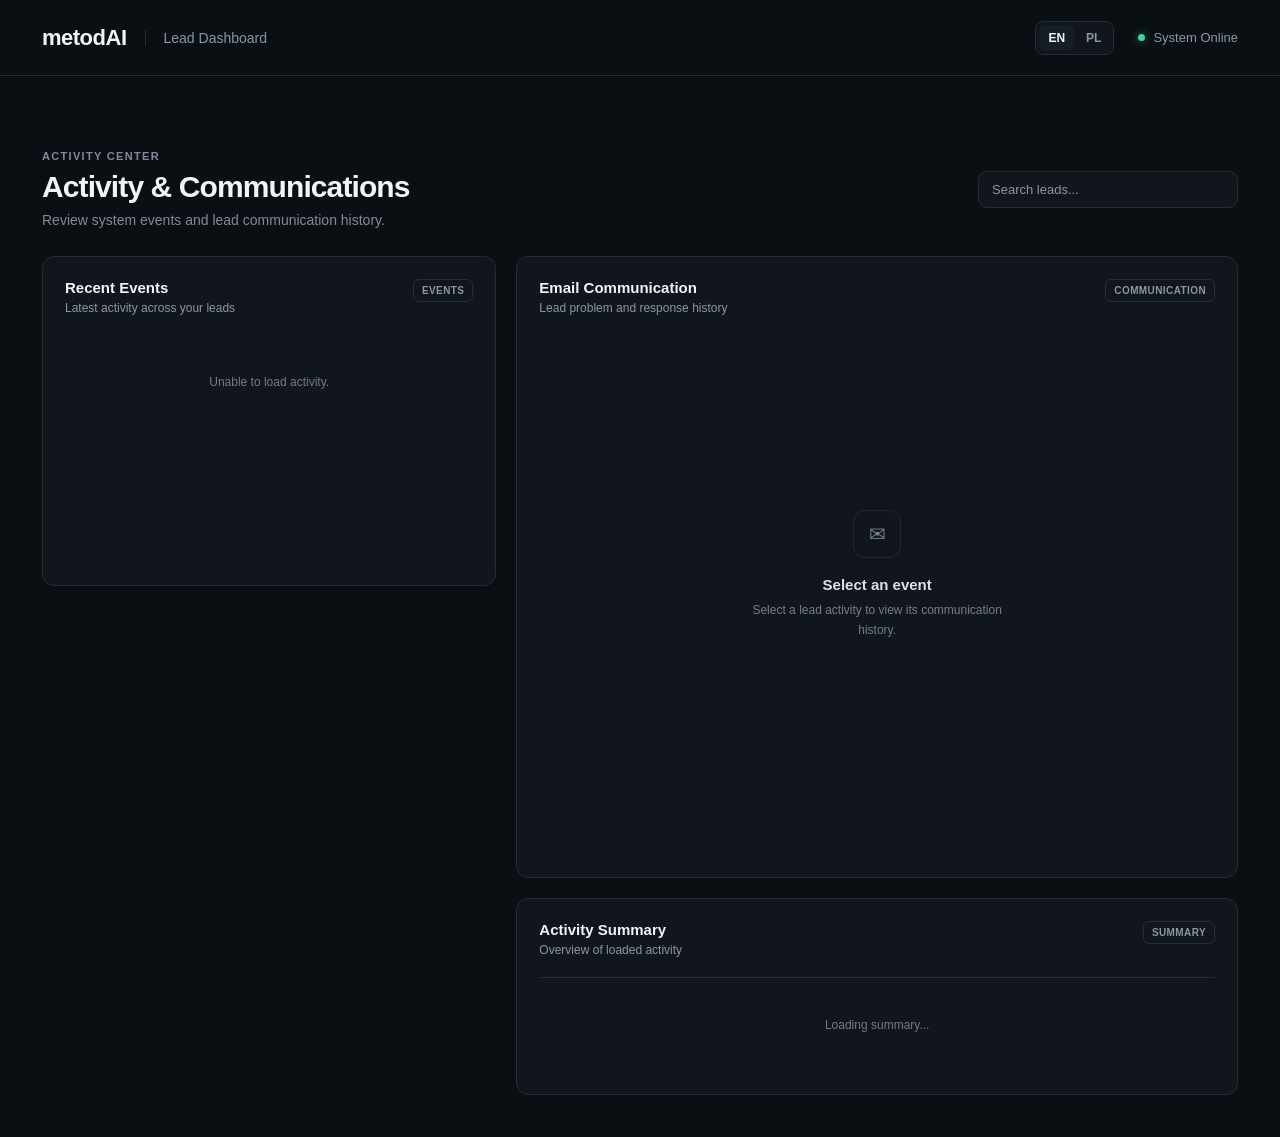
<file: dashboard/frontend/activity.html>
<!DOCTYPE html>
<html lang="en">
<head>
    <meta charset="UTF-8">
    <meta name="viewport" content="width=device-width, initial-scale=1.0">

    <title>metodAI — Activity & Communications</title>

    <link rel="stylesheet" href="style.css">
    <link rel="stylesheet" href="activity.css">
</head>

<body>

<div class="dashboard">

    <!-- HEADER -->
    <header class="topbar">

    <a class="brand-area" href="index.html">
        <div class="brand">metodAI</div>
        <div class="subtitle">Lead Dashboard</div>
    </a>

    <div class="topbar-actions">

        <div class="language-switch">
            <button class="language active">EN</button>
            <button class="language">PL</button>
        </div>

        <div class="system-status">
            <span class="status-dot"></span>
            <span>System Online</span>
        </div>

    </div>

</header>





<!-- MAIN -->

<main>

    <!-- INTRO -->
    <section class="activity-intro">

        <div>
            <div class="eyebrow">
                ACTIVITY CENTER
            </div>

            <h1>
                Activity & Communications
            </h1>

            <p>
                Review system events and lead communication history.
            </p>
        </div>


        <input
            id="lead-search"
            class="activity-search"
            type="search"
            placeholder="Search leads..."
            autocomplete="off"
        >

    </section>

    

    <div class="activity-layout">

        <!-- EVENTS -->

        <section class="panel events-panel">

            <div class="panel-header">

                <div>
                    <h2>Recent Events</h2>

                    <p>
                        Latest activity across your leads
                    </p>
                </div>

                <span class="panel-badge">
                    Events
                </span>

            </div>


            <div
                id="events-list"
                class="events-list"
            >
                <div class="activity-loading">
                    Loading events...
                </div>
            </div>


            <div class="events-footer">

                <button
                    id="events-show-more"
                    class="show-more-button"
                    type="button"
                >
                    Show more
                </button>

            </div>

        </section>


        <!-- RIGHT COLUMN -->

        <div class="activity-side-column">

        <!-- COMMUNICATION -->

        <section class="panel communication-panel">

            <div class="panel-header">

                <div>
                    <h2>Email Communication</h2>

                    <p>
                        Lead problem and response history
                    </p>
                </div>

                <span class="panel-badge">
                    Communication
                </span>

            </div>


            <div
                id="communication-content"
                class="communication-content"
            >

                <div class="communication-empty">

                    <div class="empty-icon">
                        ✉
                    </div>

                    <h3>
                        Select an event
                    </h3>

                    <p>
                        Select a lead activity to view its
                        communication history.
                    </p>

                </div>

            </div>

        </section>


        <!-- ACTIVITY SUMMARY -->

        <section class="panel activity-summary-panel">

            <div class="panel-header">

                <div>
                    <h2>Activity Summary</h2>

                    <p>
                        Overview of loaded activity
                    </p>
                </div>

                <span class="panel-badge">
                    Summary
                </span>

            </div>


            <div
                id="activity-summary"
                class="reliability-list"
            >
                <div class="activity-loading">
                    Loading summary...
                </div>
            </div>

        </section>

        </div>

    </div>

</main>



</div>


<script src="activity.js"></script>

</body>
</html>
</file>
<file: dashboard/frontend/style.css>
* {
    box-sizing: border-box;
    margin: 0;
    padding: 0;
}

:root {
    --bg: #0b0f14;
    --surface: #11161d;
    --surface-light: #171d25;
    --border: #242c36;
    --text: #f2f5f8;
    --muted: #8b96a5;
    --accent: #7c8cff;
    --accent-soft: rgba(124, 140, 255, 0.12);
    --success: #45d39c;
}

body {
    min-height: 100vh;
    background: var(--bg);
    color: var(--text);
    font-family:
        Inter,
        -apple-system,
        BlinkMacSystemFont,
        "Segoe UI",
        sans-serif;
}

button {
    font-family: inherit;
}

.dashboard {
    width: 100%;
    min-height: 100vh;
}


/* =========================
   HEADER
========================= */

.topbar {
    height: 76px;
    padding: 0 42px;

    display: flex;
    align-items: center;
    justify-content: space-between;

    border-bottom: 1px solid var(--border);
    background: rgba(11, 15, 20, 0.96);
}

.brand-area {
    display: flex;
    align-items: center;
    gap: 18px;

    color: var(--text);
    text-decoration: none;
}

.brand {
    font-size: 22px;
    font-weight: 700;
    letter-spacing: -0.5px;
}

.subtitle {
    padding-left: 18px;
    border-left: 1px solid var(--border);

    color: var(--muted);
    font-size: 14px;
}

.topbar-actions {
    display: flex;
    align-items: center;
    gap: 24px;
}

.language-switch {
    display: flex;
    align-items: center;
    gap: 3px;

    padding: 3px;

    background: var(--surface);
    border: 1px solid var(--border);
    border-radius: 8px;
}

.language {
    border: 0;
    background: transparent;
    color: var(--muted);

    padding: 6px 9px;

    border-radius: 6px;
    cursor: pointer;

    font-size: 12px;
    font-weight: 600;
}

.language.active {
    background: var(--surface-light);
    color: var(--text);
}

.system-status {
    display: flex;
    align-items: center;
    gap: 8px;

    color: var(--muted);
    font-size: 13px;
}

.status-dot {
    width: 7px;
    height: 7px;

    border-radius: 50%;
    background: var(--success);

    box-shadow: 0 0 10px rgba(69, 211, 156, 0.5);
}


/* =========================
   MAIN
========================= */

main {
    max-width: 1500px;
    margin: 0 auto;

    padding: 42px;
}


/* =========================
   PAGE HEADER
========================= */

.page-header {
    display: flex;
    align-items: flex-end;
    justify-content: space-between;

    margin-bottom: 28px;
}

.page-header h1 {
    font-size: 27px;
    font-weight: 650;
    letter-spacing: -0.7px;
}

.page-header p {
    margin-top: 7px;

    color: var(--muted);
    font-size: 14px;
}


/* =========================
   TIME FILTER
========================= */

.time-filter {
    position: relative;
}

.time-filter-button {
    min-width: 160px;

    display: flex;
    align-items: center;
    justify-content: space-between;
    gap: 16px;

    padding: 10px 13px;

    border: 1px solid var(--border);
    border-radius: 9px;

    background: var(--surface);
    color: var(--text);

    cursor: pointer;

    font-size: 13px;
}

.time-filter-button:hover {
    border-color: #343e4c;
}

.filter-arrow {
    color: var(--muted);
    font-size: 16px;
}

.time-filter-menu {
    position: absolute;
    right: 0;
    top: calc(100% + 7px);

    min-width: 160px;

    display: none;
    flex-direction: column;

    padding: 5px;

    background: var(--surface-light);
    border: 1px solid var(--border);
    border-radius: 9px;

    box-shadow: 0 16px 40px rgba(0, 0, 0, 0.35);

    z-index: 20;
}

.time-filter-menu.open {
    display: flex;
}

.time-filter-menu button {
    border: 0;
    border-radius: 6px;

    background: transparent;
    color: var(--muted);

    padding: 9px 11px;

    text-align: left;
    cursor: pointer;

    font-size: 13px;
}

.time-filter-menu button:hover {
    background: var(--accent-soft);
    color: var(--text);
}

.time-filter-menu button.selected {
    background: var(--accent-soft);
    color: var(--text);
}


/* =========================
   KPI
========================= */

.kpi-grid {
    display: grid;

    grid-template-columns:
        repeat(6, minmax(0, 1fr));

    gap: 14px;

    margin-bottom: 18px;
}

.kpi-card {
    min-height: 145px;

    padding: 21px;

    background: var(--surface);

    border: 1px solid var(--border);
    border-radius: 12px;

    transition:
        border-color 0.2s ease,
        transform 0.2s ease;
}

.kpi-card:hover {
    border-color: #343e4c;
    transform: translateY(-1px);
}

.kpi-label {
    color: var(--muted);

    font-size: 12px;
    font-weight: 600;

    text-transform: uppercase;
    letter-spacing: 0.5px;
}

.kpi-value {
    margin-top: 13px;

    font-size: 30px;
    font-weight: 650;

    letter-spacing: -1px;
}

.kpi-description {
    margin-top: 8px;

    color: #687381;
    font-size: 11px;
}


/* =========================
   PANELS
========================= */

.dashboard-grid {
    display: grid;

    grid-template-columns:
        repeat(2, minmax(0, 1fr));

    gap: 14px;
}

.panel {
    min-height: 330px;

    padding: 22px;

    background: var(--surface);

    border: 1px solid var(--border);
    border-radius: 12px;
}

.panel-large {
    grid-column: span 2;
}

.panel-header {
    display: flex;
    align-items: flex-start;
    justify-content: space-between;

    margin-bottom: 20px;
}

.panel-header h2 {
    font-size: 15px;
    font-weight: 600;
}

.panel-header p {
    margin-top: 5px;

    color: var(--muted);
    font-size: 12px;
}

.panel-badge {
    padding: 5px 8px;

    border: 1px solid var(--border);
    border-radius: 6px;

    color: var(--muted);

    font-size: 10px;
    font-weight: 600;

    text-transform: uppercase;
    letter-spacing: 0.4px;
}


/* =========================
   CHARTS
========================= */

.chart-container {
    position: relative;

    width: 100%;
    height: 245px;
}

.chart-container-small {
    height: 245px;
}

.chart-container canvas {
    width: 100% !important;
    height: 100% !important;
}


/* =========================
   RELIABILITY
========================= */

.reliability-list {
    display: flex;
    flex-direction: column;

    border-top: 1px solid var(--border);
}

.reliability-item {
    display: flex;
    align-items: center;
    justify-content: space-between;

    padding: 17px 0;

    border-bottom: 1px solid var(--border);
}

.reliability-item span {
    display: block;

    color: var(--text);
    font-size: 13px;
}

.reliability-item small {
    display: block;

    margin-top: 4px;

    color: #687381;
    font-size: 11px;
}

.reliability-item strong {
    min-width: 28px;

    text-align: right;

    color: var(--text);
    font-size: 17px;
}


/* =========================
   FOOTER
========================= */

footer {
    max-width: 1500px;
    margin: 0 auto;

    padding: 25px 42px 35px;

    display: flex;
    gap: 10px;

    color: #586473;
    font-size: 11px;
}


/* =========================
   RESPONSIVE
========================= */

@media (max-width: 1200px) {

    .kpi-grid {
        grid-template-columns:
            repeat(3, minmax(0, 1fr));
    }

}


@media (max-width: 800px) {

    .topbar {
        height: auto;

        padding: 18px 22px;

        gap: 18px;
    }

    .topbar,
    .topbar-actions {
        flex-wrap: wrap;
    }

    .brand-area {
        gap: 12px;
    }

    .subtitle {
        padding-left: 12px;
    }

    main {
        padding: 28px 22px;
    }

    .page-header {
        align-items: flex-start;

        flex-direction: column;

        gap: 18px;
    }

    .dashboard-grid {
        grid-template-columns: 1fr;
    }

    .panel-large {
        grid-column: span 1;
    }



    .roi-layout {
        grid-template-columns: 1fr;
    } 

    .roi-inputs {
        grid-template-columns: 1fr;
    }
}   
@media (max-width: 560px) {

    .kpi-grid {
        grid-template-columns: 1fr;
    }

    .topbar-actions {
        width: 100%;

        justify-content: space-between;
    }

    .page-header h1 {
        font-size: 23px;
    }

    .time-filter,
    .time-filter-button {
        width: 100%;
    }

    .time-filter-button {
        min-width: 0;
    }

    .time-filter-menu {
        width: 100%;
    }

    main {
        padding: 24px 16px;
    }

    footer {
        padding-left: 16px;
        padding-right: 16px;
    }

}.efficiency-list {
    display: flex;
    flex-direction: column;
    gap: 22px;
}

.efficiency-item {
    display: flex;
    flex-direction: column;
    gap: 10px;
}

.efficiency-label {
    display: flex;
    justify-content: space-between;
    align-items: center;
}

.efficiency-label span {
    color: var(--text);
    font-size: 14px;
}

.efficiency-label strong {
    color: var(--text);
    font-size: 15px;
}

.efficiency-bar {
    width: 100%;
    height: 7px;
    background: var(--surface-light);
    border-radius: 999px;
    overflow: hidden;
}

.efficiency-bar div {
    height: 100%;
    width: 0;
    background: var(--accent);
    border-radius: 999px;
    transition: width 0.6s ease;
}

.efficiency-item:last-child {
    margin-top: 2px;
}

.efficiency-item:last-child .efficiency-label strong {
    font-size: 24px;
    color: var(--accent);
}

/* ROI CALCULATOR */

.roi-panel {
    margin-top: 2px;
}

.roi-layout {
    display: grid;
    grid-template-columns: 1fr 1fr;
    gap: 32px;
}

.roi-inputs {
    display: grid;
    grid-template-columns: 1fr 1fr;
    gap: 18px;
}

.roi-field {
    display: flex;
    flex-direction: column;
    gap: 8px;
}

.roi-field label {
    color: var(--muted);
    font-size: 13px;
}

.roi-field input {
    width: 100%;
    box-sizing: border-box;
    padding: 11px 12px;
    background: var(--surface-light);
    border: 1px solid var(--border);
    border-radius: 8px;
    color: var(--text);
    font-size: 14px;
    outline: none;
}

.roi-field input:focus {
    border-color: var(--accent);
}

.roi-button {
    grid-column: 1 / -1;
    padding: 12px 18px;
    border: none;
    border-radius: 8px;
    background: var(--accent);
    color: white;
    font-size: 14px;
    font-weight: 600;
    cursor: pointer;
    transition: opacity 0.2s ease;
}

.roi-button:hover {
    opacity: 0.9;
}

.roi-results {
    display: flex;
    flex-direction: column;
    gap: 12px;
}

.roi-result {
    display: flex;
    justify-content: space-between;
    align-items: center;
    padding: 15px 16px;
    background: var(--surface-light);
    border: 1px solid var(--border);
    border-radius: 8px;
}

.roi-result span {
    color: var(--muted);
    font-size: 13px;
}

.roi-result strong {
    color: var(--text);
    font-size: 15px;
}

.roi-result-highlight {
    border-color: var(--accent);
}

.roi-result-highlight strong {
    color: var(--accent);
    font-size: 18px;
}
.recent-activity-list {
    display: flex;
    flex-direction: column;
}

.recent-activity-item {
    display: grid;
    grid-template-columns: 12px 1fr auto;
    gap: 14px;
    align-items: center;
    padding: 14px 0;
    border-bottom: 1px solid var(--border);
}

.recent-activity-item:last-child {
    border-bottom: none;
}

.recent-activity-dot {
    width: 8px;
    height: 8px;
    border-radius: 50%;
    background: var(--accent);
}

.recent-activity-content {
    min-width: 0;
}

.recent-activity-title {
    color: var(--text);
    font-size: 14px;
    font-weight: 600;
}

.recent-activity-detail {
    margin-top: 4px;
    color: var(--muted);
    font-size: 12px;
    white-space: nowrap;
    overflow: hidden;
    text-overflow: ellipsis;
}

.recent-activity-company {
    margin-top: 3px;
    color: var(--muted);
    font-size: 12px;
}

.recent-activity-time {
    color: var(--muted);
    font-size: 12px;
    white-space: nowrap;
}

.recent-activity-empty {
    padding: 20px 0;
    color: var(--muted);
    font-size: 13px;
}

.recent-activity-footer {
    padding-top: 16px;
}

.recent-activity-link {
    display: inline-block;
    color: var(--accent);
    font-size: 13px;
    font-weight: 600;
    text-decoration: none;
    transition: opacity 0.2s ease;
}

.recent-activity-link:hover {
    opacity: 0.85;
}

@media (max-width: 800px) {

    .recent-activity-item {
        grid-template-columns: 10px 1fr;
    }

    .recent-activity-time {
        grid-column: 2;
    }
}
</file>
<file: dashboard/frontend/activity.css>
/* =========================================================
   ACTIVITY & COMMUNICATIONS
   metodAI dashboard
   ========================================================= */

.activity-intro {
    display: flex;
    align-items: center;
    justify-content: space-between;
    gap: 24px;

    padding: 32px 0 28px;
}

.eyebrow {
    font-size: 11px;
    font-weight: 700;
    letter-spacing: 0.12em;
    text-transform: uppercase;
    color: #7f8a9a;
    margin-bottom: 8px;
}

.activity-intro h1 {
    margin: 0;
    font-size: 30px;
    font-weight: 600;
    letter-spacing: -0.03em;
}

.activity-intro p {
    margin: 8px 0 0;
    color: #7f8a9a;
    font-size: 14px;
}

.activity-search {
    width: 260px;

    padding: 10px 13px;

    border: 1px solid var(--border);
    border-radius: 9px;

    background: var(--surface);
    color: var(--text);

    font-family: inherit;
    font-size: 13px;

    outline: none;

    transition: border-color 0.18s ease;
}

.activity-search::placeholder {
    color: var(--muted);
}

.activity-search:focus {
    border-color: var(--accent);
}


/* =========================================================
   LAYOUT
   ========================================================= */

.activity-layout {
    display: grid;
    grid-template-columns: minmax(320px, 0.85fr) minmax(420px, 1.35fr);
    gap: 20px;
    align-items: start;
}

.events-panel,
.communication-panel,
.activity-side-column {
    min-width: 0;
}

.activity-side-column {
    display: flex;
    flex-direction: column;
    gap: 20px;
}


/* =========================================================
   EVENTS
   ========================================================= */

.events-list {
    display: flex;
    flex-direction: column;
}

.activity-event {
    display: grid;
    grid-template-columns: 12px 1fr;
    gap: 14px;

    padding: 16px 0;

    border-bottom: 1px solid rgba(255, 255, 255, 0.06);

    cursor: pointer;

    transition:
        background 0.18s ease,
        padding 0.18s ease;
}

.activity-event:last-child {
    border-bottom: none;
}

.activity-event:hover {
    background: rgba(255, 255, 255, 0.025);
    padding-left: 8px;
    padding-right: 8px;
}

.activity-event.active {
    background: rgba(255, 255, 255, 0.04);
    padding-left: 8px;
    padding-right: 8px;
    border-radius: 8px;
}

.activity-event-dot {
    width: 8px;
    height: 8px;

    margin-top: 5px;

    border-radius: 50%;

    background: #6f7b8b;

    box-shadow:
        0 0 0 4px rgba(111, 123, 139, 0.08);
}

.activity-event-content {
    min-width: 0;
}

.activity-event-title {
    font-size: 13px;
    font-weight: 600;
    color: #e8ebef;
    margin-bottom: 5px;
}

.activity-event-detail {
    font-size: 12px;
    line-height: 1.5;
    color: #8993a2;
}

.activity-event-company {
    margin-top: 5px;
    font-size: 12px;
    color: #b2bac5;
}

.activity-event-time {
    margin-top: 7px;
    font-size: 11px;
    color: #626c7b;
}


/* =========================================================
   SHOW MORE
   ========================================================= */

.events-footer {
    display: flex;
    justify-content: center;
    padding-top: 18px;
}

.show-more-button {
    border: 1px solid rgba(255, 255, 255, 0.09);

    background: rgba(255, 255, 255, 0.025);

    color: #c7ced8;

    border-radius: 7px;

    padding: 9px 18px;

    font-size: 12px;
    font-weight: 600;

    cursor: pointer;

    transition:
        background 0.18s ease,
        border-color 0.18s ease,
        color 0.18s ease;
}

.show-more-button:hover {
    background: rgba(255, 255, 255, 0.06);
    border-color: rgba(255, 255, 255, 0.16);
    color: #e3e7ec;
}

.show-more-button:disabled {
    opacity: 0.4;
    cursor: default;
}


/* =========================================================
   COMMUNICATION
   ========================================================= */

.communication-content {
    min-height: 520px;
}

.communication-empty {
    min-height: 480px;

    display: flex;
    flex-direction: column;

    justify-content: center;
    align-items: center;

    text-align: center;

    padding: 40px;
}

.empty-icon {
    width: 48px;
    height: 48px;

    display: flex;
    align-items: center;
    justify-content: center;

    border: 1px solid rgba(255, 255, 255, 0.08);

    border-radius: 12px;

    color: #778293;

    font-size: 20px;

    margin-bottom: 18px;
}

.communication-empty h3 {
    margin: 0;

    font-size: 15px;
    font-weight: 600;

    color: #dce1e8;
}

.communication-empty p {
    max-width: 280px;

    margin: 8px 0 0;

    font-size: 12px;
    line-height: 1.6;

    color: #737e8d;
}


/* =========================================================
   LEAD
   ========================================================= */

.communication-lead {
    margin-bottom: 24px;
}

.communication-lead-name {
    font-size: 18px;
    font-weight: 600;
    color: #edf0f4;
}

.communication-lead-company {
    margin-top: 4px;

    font-size: 12px;

    color: #8c97a6;
}

.communication-lead-email {
    margin-top: 3px;

    font-size: 12px;

    color: #687383;
}


/* =========================================================
   SECTIONS
   ========================================================= */

.communication-section {
    margin-top: 22px;
}

.communication-label {
    margin-bottom: 8px;

    font-size: 10px;
    font-weight: 700;

    letter-spacing: 0.08em;

    text-transform: uppercase;

    color: #667180;
}


/* =========================================================
   PROBLEM
   ========================================================= */

.communication-problem {
    padding: 14px 16px;

    background: rgba(255, 255, 255, 0.025);

    border: 1px solid rgba(255, 255, 255, 0.06);

    border-radius: 8px;

    color: #c2c9d2;

    font-size: 13px;
    line-height: 1.6;
}


/* =========================================================
   VERSION SELECTOR
   ========================================================= */

.draft-version-bar {
    display: flex;

    flex-wrap: wrap;

    gap: 7px;

    margin-bottom: 14px;
}

.draft-version-button {
    border: 1px solid rgba(255, 255, 255, 0.08);

    background: transparent;

    color: #7e8998;

    border-radius: 6px;

    padding: 6px 10px;

    font-size: 11px;

    cursor: pointer;

    transition:
        background 0.18s ease,
        border-color 0.18s ease,
        color 0.18s ease;
}

.draft-version-button:hover {
    background: rgba(255, 255, 255, 0.04);

    color: #bfc6d0;
}

.draft-version-button.active {
    background: rgba(255, 255, 255, 0.07);

    border-color: rgba(255, 255, 255, 0.14);

    color: #e3e7ec;
}


/* =========================================================
   EMAIL CARD
   ========================================================= */

.email-card {
    border: 1px solid rgba(255, 255, 255, 0.07);

    border-radius: 9px;

    overflow: hidden;
}

.email-card-header {
    padding: 14px 16px;

    background: rgba(255, 255, 255, 0.025);

    border-bottom: 1px solid rgba(255, 255, 255, 0.06);
}

.email-subject {
    font-size: 13px;

    font-weight: 600;

    color: #dfe4ea;
}

.email-meta {
    display: flex;

    flex-wrap: wrap;

    gap: 10px;

    margin-top: 6px;

    font-size: 11px;

    color: #687382;
}

.email-body {
    padding: 20px 16px;

    white-space: pre-wrap;

    font-size: 13px;

    line-height: 1.7;

    color: #b9c1cc;
}


/* =========================================================
   STATUS
   ========================================================= */

.communication-status {
    display: inline-flex;

    align-items: center;

    margin-top: 10px;

    padding: 4px 8px;

    border-radius: 5px;

    background: rgba(255, 255, 255, 0.04);

    color: #7f8a98;

    font-size: 10px;

    text-transform: uppercase;

    letter-spacing: 0.05em;
}


/* =========================================================
   STATES
   ========================================================= */

.activity-loading,
.communication-loading {
    padding: 40px 20px;

    text-align: center;

    color: #707b8a;

    font-size: 12px;
}

.activity-empty {
    padding: 40px 20px;

    text-align: center;

    color: #707b8a;

    font-size: 12px;
}

.communication-error {
    padding: 30px;

    text-align: center;

    color: #9b6f6f;

    font-size: 12px;
}


/* =========================================================
   HEADER
   ========================================================= */

.back-button {
    text-decoration: none;
}


/* =========================================================
   ACTIVITY SUMMARY
   ========================================================= */

.activity-summary-panel {
    min-height: auto;
}

.activity-summary-panel .reliability-item {
    padding: 12px 0;
}

.activity-summary-panel .reliability-item:last-child {
    border-bottom: none;
}


/* =========================================================
   RESPONSIVE
   ========================================================= */

@media (max-width: 900px) {

    .activity-layout {
        grid-template-columns: 1fr;
    }

    .activity-intro {
        flex-direction: column;
        align-items: stretch;
        gap: 16px;
    }

    .activity-search {
        width: 100%;
    }

    .communication-content {
        min-height: auto;
    }

    .communication-empty {
        min-height: 300px;
    }
}


@media (max-width: 640px) {

    .activity-intro h1 {
        font-size: 24px;
    }

    .activity-layout {
        gap: 14px;
    }

    .email-body {
        font-size: 12px;
    }
}
</file>
